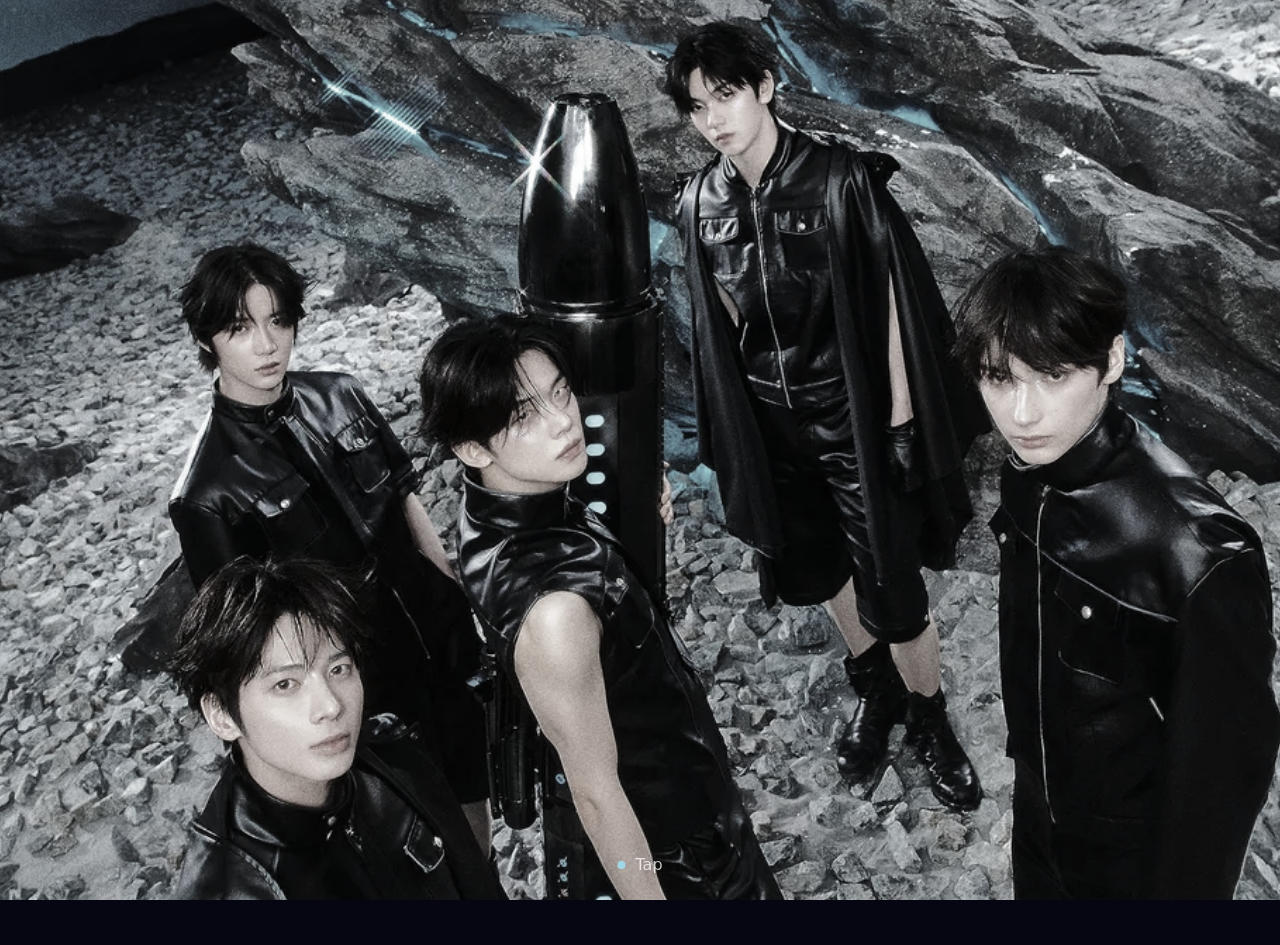
<file: Beomgyu/index.html>
<!doctype html>
<html lang="ko">
<head>
  <meta charset="utf-8" />
  <meta name="viewport" content="width=device-width, initial-scale=1.0" />
  <title>TXT Pendant</title>
  <link rel="stylesheet" href="./style.css" />
</head>
<body>
  <main id="app" class="app is-intro">
    <!-- INTRO -->
    <section id="intro" class="scene scene--intro" role="button" tabindex="0" aria-label="화면을 터치하여 시작">
      <div class="bg"></div>
      <div class="stars"></div>

      <canvas id="fx" class="fx" aria-hidden="true"></canvas>

      <div id="rippleLayer" class="ripple-layer" aria-hidden="true"></div>
      <div id="centerGlow" class="center-glow" aria-hidden="true"></div>
      <div id="whiteout" class="whiteout" aria-hidden="true"></div>

      <div class="hint" aria-hidden="true">
        <span class="hint__dot"></span>
        <span class="hint__text">Tap</span>
      </div>
    </section>

    <!-- VIDEO -->
    <section id="videoScene" class="scene scene--video" aria-label="영상">
      <!-- ✅ 멤버 배경(블러) -->
      <div id="memberBg" class="member-bg" aria-hidden="true"></div>
      <div class="member-bg__shade" aria-hidden="true"></div>

      <div class="card">
        <h1 class="title">BEOMGYU</h1>
        <p class="subtitle" id="memberLine">TOMORROW X TOGETHER</p>

        <div class="videoWrap">
          <video id="introVideo" class="video" playsinline controls preload="metadata">
            <source src="./assets/Beomgyu.mp4" type="video/mp4" />
          </video>
        </div>

        <p class="note">2001.03.13 • 최범규</p>
      </div>
    </section>
  </main>
  
  <audio id="tapSfx" preload="auto" src="./assets/Light Sound.mp3"></audio>
  <script src="./script.js"></script>
</body>
</html>
</file>
<file: Beomgyu/style.css>
/* ===== RESET ===== */
* { box-sizing: border-box; }
html, body { width:100%; height:100%; margin:0; }

body{
  font-family:-apple-system,BlinkMacSystemFont,"Apple SD Gothic Neo","Noto Sans KR",system-ui,sans-serif;
  background:#050611;
  color:#fff;
  overflow:hidden;
}

/* ===== APP / SCENE ===== */
.app, .scene{
  position:absolute;
  inset:0;
}

/* ===== INTRO ===== */
.scene--intro{
  overflow:hidden;
}

/* is-video로 넘어가면 intro는 완전히 숨김(겹침 방지) */
.app.is-video .scene--intro{
  opacity:0;
  pointer-events:none;
}

/* 몽환 파스텔 배경 */
.bg{
  position:absolute;
  inset:0;
  z-index:0;
  background:url("./assets/TXT.jpg") center/cover no-repeat;
  filter: grayscale(80%);
  transform:scale(1.1);
}

/* 별점(원하면 유지) */
.stars{
  position:absolute;
  inset:0;
  pointer-events:none;
  opacity:.35;
  background:
    radial-gradient(1px 1px at 10% 15%, rgba(255,255,255,.9), transparent 55%),
    radial-gradient(1px 1px at 78% 22%, rgba(255,255,255,.8), transparent 55%),
    radial-gradient(1px 1px at 86% 44%, rgba(255,255,255,.75), transparent 55%),
    radial-gradient(1px 1px at 22% 58%, rgba(255,255,255,.75), transparent 55%),
    radial-gradient(1px 1px at 65% 70%, rgba(255,255,255,.85), transparent 55%),
    radial-gradient(1px 1px at 14% 82%, rgba(255,255,255,.65), transparent 55%),
    radial-gradient(1px 1px at 90% 86%, rgba(255,255,255,.7), transparent 55%),
    radial-gradient(1px 1px at 40% 92%, rgba(255,255,255,.8), transparent 55%);
}

/* 캔버스 */
#fx{
  position:absolute;
  inset:0;
  z-index:1;
}

/* ===== RIPPLE ===== */
.ripple-layer{ position:absolute; inset:0; z-index:2; pointer-events:none; }

.ripple{
  position:absolute;
  width:20px;
  height:20px;
  border-radius:50%;
  border:1.2px solid rgba(255,255,255,.20);
  transform:translate(-50%,-50%);
  animation:ripple 1200ms ease-out forwards;
}

@keyframes ripple{
  from{ opacity:.22; transform:translate(-50%,-50%) scale(1); }
  to{ opacity:0; transform:translate(-50%,-50%) scale(14); }
}

/* ===== GLOW / WHITE ===== */
.center-glow{
  position:absolute;
  inset:0;
  z-index:3;
  opacity:0;
  background:radial-gradient(circle at center,
    rgba(255,255,255,.85) 0%,
    rgba(255,255,255,.35) 22%,
    rgba(255,255,255,0) 60%);
}

.center-glow.is-on{
  animation:centerGlow 1.2s ease-out forwards;
}

@keyframes centerGlow{
  0%{opacity:0}
  40%{opacity:1}
  100%{opacity:0}
}

.whiteout{
  position:absolute;
  inset:0;
  z-index:4;
  background:#fff;
  opacity:0;
}

.whiteout.is-on{
  animation:whiteOut .8s ease-in forwards;
}

@keyframes whiteOut{
  from{opacity:0}
  to{opacity:1}
}

/* ===== TAP HINT ===== */
.hint{
  position:absolute;
  bottom:26px;
  left:50%;
  transform:translateX(-50%);
  display:flex;
  align-items:center;
  gap:10px;
  z-index:10;
  opacity:.75;
}

.hint__dot{
  width:8px;
  height:8px;
  border-radius:50%;
  background:#9fe9ff;
  animation:pulse 1.2s infinite;
}

@keyframes pulse{
  0%,100%{transform:scale(1)}
  50%{transform:scale(1.5)}
}

/* ===== VIDEO ===== */
.scene--video{
  opacity:0;
  pointer-events:none;

  /* ✅ 끝 화면 깨짐 핵심 해결: 중앙 정렬 */
  display:flex;
  align-items:center;
  justify-content:center;

  padding: max(18px, env(safe-area-inset-top)) 16px max(18px, env(safe-area-inset-bottom));
}

.app.is-video .scene--video{
  opacity:1;
  pointer-events:auto;
}

/* 멤버 배경 레이어 순서 명확히 */
.member-bg{
  position:absolute;
  inset:0;
  z-index:0;
  background:url("./assets/member.jpg") center/cover no-repeat;
  filter:blur(2px);
  transform:scale(1.1);
}

.member-bg__shade{
  position:absolute;
  inset:0;
  z-index:1;
  background:rgba(0,0,0,.55); /* 그라데이션 제거 */
}

/* 카드 */
.card{
  position:relative;
  z-index:2;
  width:min(420px, 92vw);
  padding:20px;
  border-radius:22px;
  background:rgba(0,0,0,.7);
  backdrop-filter:blur(12px);
  box-shadow: 0 12px 40px rgba(0,0,0,.45);
}

.title{ margin:0; font-size:22px; letter-spacing:.4px; }
.subtitle{ margin:6px 0 12px; opacity:.70; }

.videoWrap{
  border-radius:16px;
  overflow:hidden;
  background:rgba(0,0,0,.25);
}

.video{ width:100%; display:block; }

/* ✅ HTML은 note인데 기존 css는 meta였음: 여기서 정리 */
.note{
  margin-top:12px;
  font-size:12px;
  opacity:.60;
  text-align:center;
}
</file>
<file: Soobin/style.css>
/* ===== RESET ===== */
* { box-sizing: border-box; }
html, body { width:100%; height:100%; margin:0; }

body{
  font-family:-apple-system,BlinkMacSystemFont,"Apple SD Gothic Neo","Noto Sans KR",system-ui,sans-serif;
  background:#050611;
  color:#fff;
  overflow:hidden;
}

/* ===== APP / SCENE ===== */
.app, .scene{
  position:absolute;
  inset:0;
}

/* ===== INTRO ===== */
.scene--intro{
  overflow:hidden;
}

/* is-video로 넘어가면 intro는 완전히 숨김(겹침 방지) */
.app.is-video .scene--intro{
  opacity:0;
  pointer-events:none;
}

/* 몽환 파스텔 배경 */
.bg{
  position:absolute;
  inset:0;
  z-index:0;
  background:url("./assets/TXT.jpg") center/cover no-repeat;
  filter: grayscale(80%);
  transform:scale(1.1);
}

/* 별점(원하면 유지) */
.stars{
  position:absolute;
  inset:0;
  pointer-events:none;
  opacity:.35;
  background:
    radial-gradient(1px 1px at 10% 15%, rgba(255,255,255,.9), transparent 55%),
    radial-gradient(1px 1px at 78% 22%, rgba(255,255,255,.8), transparent 55%),
    radial-gradient(1px 1px at 86% 44%, rgba(255,255,255,.75), transparent 55%),
    radial-gradient(1px 1px at 22% 58%, rgba(255,255,255,.75), transparent 55%),
    radial-gradient(1px 1px at 65% 70%, rgba(255,255,255,.85), transparent 55%),
    radial-gradient(1px 1px at 14% 82%, rgba(255,255,255,.65), transparent 55%),
    radial-gradient(1px 1px at 90% 86%, rgba(255,255,255,.7), transparent 55%),
    radial-gradient(1px 1px at 40% 92%, rgba(255,255,255,.8), transparent 55%);
}

/* 캔버스 */
#fx{
  position:absolute;
  inset:0;
  z-index:1;
}

/* ===== RIPPLE ===== */
.ripple-layer{ position:absolute; inset:0; z-index:2; pointer-events:none; }

.ripple{
  position:absolute;
  width:20px;
  height:20px;
  border-radius:50%;
  border:1.2px solid rgba(255,255,255,.20);
  transform:translate(-50%,-50%);
  animation:ripple 1200ms ease-out forwards;
}

@keyframes ripple{
  from{ opacity:.22; transform:translate(-50%,-50%) scale(1); }
  to{ opacity:0; transform:translate(-50%,-50%) scale(14); }
}

/* ===== GLOW / WHITE ===== */
.center-glow{
  position:absolute;
  inset:0;
  z-index:3;
  opacity:0;
  background:radial-gradient(circle at center,
    rgba(255,255,255,.85) 0%,
    rgba(255,255,255,.35) 22%,
    rgba(255,255,255,0) 60%);
}

.center-glow.is-on{
  animation:centerGlow 1.2s ease-out forwards;
}

@keyframes centerGlow{
  0%{opacity:0}
  40%{opacity:1}
  100%{opacity:0}
}

.whiteout{
  position:absolute;
  inset:0;
  z-index:4;
  background:#fff;
  opacity:0;
}

.whiteout.is-on{
  animation:whiteOut .8s ease-in forwards;
}

@keyframes whiteOut{
  from{opacity:0}
  to{opacity:1}
}

/* ===== TAP HINT ===== */
.hint{
  position:absolute;
  bottom:26px;
  left:50%;
  transform:translateX(-50%);
  display:flex;
  align-items:center;
  gap:10px;
  z-index:10;
  opacity:.75;
}

.hint__dot{
  width:8px;
  height:8px;
  border-radius:50%;
  background:#9fe9ff;
  animation:pulse 1.2s infinite;
}

@keyframes pulse{
  0%,100%{transform:scale(1)}
  50%{transform:scale(1.5)}
}

/* ===== VIDEO ===== */
.scene--video{
  opacity:0;
  pointer-events:none;

  /* ✅ 끝 화면 깨짐 핵심 해결: 중앙 정렬 */
  display:flex;
  align-items:center;
  justify-content:center;

  padding: max(18px, env(safe-area-inset-top)) 16px max(18px, env(safe-area-inset-bottom));
}

.app.is-video .scene--video{
  opacity:1;
  pointer-events:auto;
}

/* 멤버 배경 레이어 순서 명확히 */
.member-bg{
  position:absolute;
  inset:0;
  z-index:0;
  background:url("./assets/member.jpg") center/cover no-repeat;
  filter:blur(2px);
  transform:scale(1.1);
}

.member-bg__shade{
  position:absolute;
  inset:0;
  z-index:1;
  background:rgba(0,0,0,.55); /* 그라데이션 제거 */
}

/* 카드 */
.card{
  position:relative;
  z-index:2;
  width:min(420px, 92vw);
  padding:20px;
  border-radius:22px;
  background:rgba(0,0,0,.7);
  backdrop-filter:blur(12px);
  box-shadow: 0 12px 40px rgba(0,0,0,.45);
}

.title{ margin:0; font-size:22px; letter-spacing:.4px; }
.subtitle{ margin:6px 0 12px; opacity:.70; }

.videoWrap{
  border-radius:16px;
  overflow:hidden;
  background:rgba(0,0,0,.25);
}

.video{ width:100%; display:block; }

/* ✅ HTML은 note인데 기존 css는 meta였음: 여기서 정리 */
.note{
  margin-top:12px;
  font-size:12px;
  opacity:.60;
  text-align:center;
}
</file>
<file: Taehyun/style.css>
/* ===== RESET ===== */
* { box-sizing: border-box; }
html, body { width:100%; height:100%; margin:0; }

body{
  font-family:-apple-system,BlinkMacSystemFont,"Apple SD Gothic Neo","Noto Sans KR",system-ui,sans-serif;
  background:#050611;
  color:#fff;
  overflow:hidden;
}

/* ===== APP / SCENE ===== */
.app, .scene{
  position:absolute;
  inset:0;
}

/* ===== INTRO ===== */
.scene--intro{
  overflow:hidden;
}

/* is-video로 넘어가면 intro는 완전히 숨김(겹침 방지) */
.app.is-video .scene--intro{
  opacity:0;
  pointer-events:none;
}

/* 몽환 파스텔 배경 */
.bg{
  position:absolute;
  inset:0;
  z-index:0;
  background:url("./assets/TXT.jpg") center/cover no-repeat;
  filter: grayscale(80%);
  transform:scale(1.1);
}

/* 별점(원하면 유지) */
.stars{
  position:absolute;
  inset:0;
  pointer-events:none;
  opacity:.35;
  background:
    radial-gradient(1px 1px at 10% 15%, rgba(255,255,255,.9), transparent 55%),
    radial-gradient(1px 1px at 78% 22%, rgba(255,255,255,.8), transparent 55%),
    radial-gradient(1px 1px at 86% 44%, rgba(255,255,255,.75), transparent 55%),
    radial-gradient(1px 1px at 22% 58%, rgba(255,255,255,.75), transparent 55%),
    radial-gradient(1px 1px at 65% 70%, rgba(255,255,255,.85), transparent 55%),
    radial-gradient(1px 1px at 14% 82%, rgba(255,255,255,.65), transparent 55%),
    radial-gradient(1px 1px at 90% 86%, rgba(255,255,255,.7), transparent 55%),
    radial-gradient(1px 1px at 40% 92%, rgba(255,255,255,.8), transparent 55%);
}

/* 캔버스 */
#fx{
  position:absolute;
  inset:0;
  z-index:1;
}

/* ===== RIPPLE ===== */
.ripple-layer{ position:absolute; inset:0; z-index:2; pointer-events:none; }

.ripple{
  position:absolute;
  width:20px;
  height:20px;
  border-radius:50%;
  border:1.2px solid rgba(255,255,255,.20);
  transform:translate(-50%,-50%);
  animation:ripple 1200ms ease-out forwards;
}

@keyframes ripple{
  from{ opacity:.22; transform:translate(-50%,-50%) scale(1); }
  to{ opacity:0; transform:translate(-50%,-50%) scale(14); }
}

/* ===== GLOW / WHITE ===== */
.center-glow{
  position:absolute;
  inset:0;
  z-index:3;
  opacity:0;
  background:radial-gradient(circle at center,
    rgba(255,255,255,.85) 0%,
    rgba(255,255,255,.35) 22%,
    rgba(255,255,255,0) 60%);
}

.center-glow.is-on{
  animation:centerGlow 1.2s ease-out forwards;
}

@keyframes centerGlow{
  0%{opacity:0}
  40%{opacity:1}
  100%{opacity:0}
}

.whiteout{
  position:absolute;
  inset:0;
  z-index:4;
  background:#fff;
  opacity:0;
}

.whiteout.is-on{
  animation:whiteOut .8s ease-in forwards;
}

@keyframes whiteOut{
  from{opacity:0}
  to{opacity:1}
}

/* ===== TAP HINT ===== */
.hint{
  position:absolute;
  bottom:26px;
  left:50%;
  transform:translateX(-50%);
  display:flex;
  align-items:center;
  gap:10px;
  z-index:10;
  opacity:.75;
}

.hint__dot{
  width:8px;
  height:8px;
  border-radius:50%;
  background:#9fe9ff;
  animation:pulse 1.2s infinite;
}

@keyframes pulse{
  0%,100%{transform:scale(1)}
  50%{transform:scale(1.5)}
}

/* ===== VIDEO ===== */
.scene--video{
  opacity:0;
  pointer-events:none;

  /* ✅ 끝 화면 깨짐 핵심 해결: 중앙 정렬 */
  display:flex;
  align-items:center;
  justify-content:center;

  padding: max(18px, env(safe-area-inset-top)) 16px max(18px, env(safe-area-inset-bottom));
}

.app.is-video .scene--video{
  opacity:1;
  pointer-events:auto;
}

/* 멤버 배경 레이어 순서 명확히 */
.member-bg{
  position:absolute;
  inset:0;
  z-index:0;
  background:url("./assets/member.jpg") center/cover no-repeat;
  filter:blur(2px);
  transform:scale(1.1);
}

.member-bg__shade{
  position:absolute;
  inset:0;
  z-index:1;
  background:rgba(0,0,0,.55); /* 그라데이션 제거 */
}

/* 카드 */
.card{
  position:relative;
  z-index:2;
  width:min(420px, 92vw);
  padding:20px;
  border-radius:22px;
  background:rgba(0,0,0,.7);
  backdrop-filter:blur(12px);
  box-shadow: 0 12px 40px rgba(0,0,0,.45);
}

.title{ margin:0; font-size:22px; letter-spacing:.4px; }
.subtitle{ margin:6px 0 12px; opacity:.70; }

.videoWrap{
  border-radius:16px;
  overflow:hidden;
  background:rgba(0,0,0,.25);
}

.video{ width:100%; display:block; }

/* ✅ HTML은 note인데 기존 css는 meta였음: 여기서 정리 */
.note{
  margin-top:12px;
  font-size:12px;
  opacity:.60;
  text-align:center;
}
</file>
